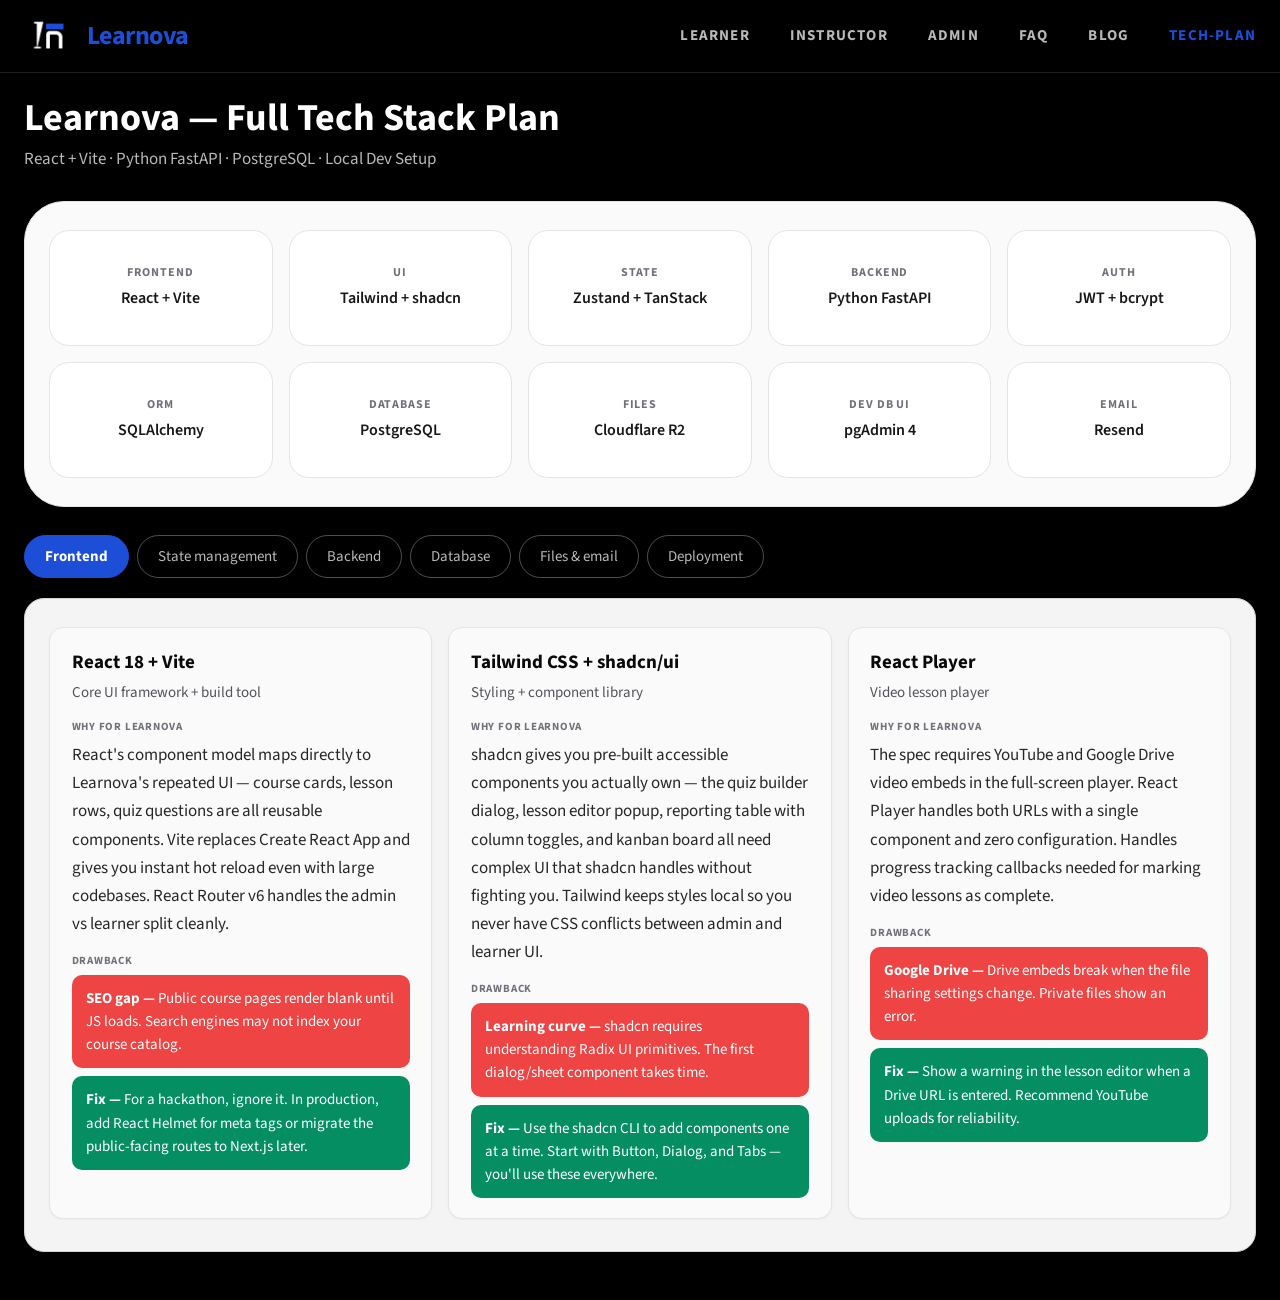
<file: Techplan/learnova_full_tech_plan.html>
<!DOCTYPE html>
<html lang="en">
<head>
<meta charset="UTF-8">
<meta name="viewport" content="width=device-width, initial-scale=1.0">
<link rel="icon" type="image/png" href="../images/logo.png" />
<title>Learnova — Full Tech Stack Plan</title>
<link rel="stylesheet" href="../css/site-responsive.css" />
<link href="https://fonts.googleapis.com/css2?family=Source+Sans+Pro:wght@300;400;600;700&display=swap" rel="stylesheet">
<style>
  :root {
    --ln-blue: #1D4ED8;
    --ln-red: #EF4444;
    --ln-green: #058E61;
    --ln-surface: #f4f4f5;
    --ln-card: #fafafa;
    --ln-muted: rgba(255, 255, 255, 0.72);
  }
  *, *::before, *::after { box-sizing: border-box; margin: 0; padding: 0; }
  body {
    font-family: 'Source Sans Pro', -apple-system, BlinkMacSystemFont, 'Segoe UI', sans-serif;
    background: #000000;
    color: #ffffff;
    min-height: 100vh;
    font-size: 1.125rem;
    line-height: 1.55;
    overflow-x: hidden;
  }

  .site-nav {
    position: sticky;
    top: 0;
    z-index: 50;
    background: #000000;
    border-bottom: 1px solid rgba(255, 255, 255, 0.12);
  }
  .site-nav-inner {
    max-width: 80rem;
    margin: 0 auto;
    display: flex;
    flex-wrap: wrap;
    align-items: center;
    justify-content: space-between;
    gap: 0.75rem 1rem;
    padding: 0.625rem 1rem;
    min-height: 4.5rem;
    min-width: 0;
  }
  @media (min-width: 1024px) {
    .site-nav-inner { padding-left: 1.5rem; padding-right: 1.5rem; }
  }
  .site-nav-brand {
    display: flex;
    align-items: center;
    gap: 0.75rem;
    text-decoration: none;
    color: #fff;
    flex-shrink: 0;
  }
  .site-nav-brand img { height: 2.75rem; width: auto; border-radius: 0.75rem; }
  .site-nav-brand span { font-size: 1.625rem; font-weight: 700; color: var(--ln-blue); letter-spacing: -0.02em; }
  .site-nav-links {
    display: flex;
    flex-wrap: wrap;
    align-items: center;
    justify-content: center;
    gap: 0.75rem 1.5rem;
    font-size: 0.6875rem;
    font-weight: 700;
    text-transform: uppercase;
    letter-spacing: 0.08em;
  }
  @media (min-width: 640px) {
    .site-nav-links { font-size: 0.8125rem; gap: 1rem 2rem; }
  }
  @media (min-width: 1024px) {
    .site-nav-links { font-size: 0.9375rem; gap: 1.25rem 2.5rem; }
  }
  .site-nav-links a {
    color: var(--ln-muted);
    text-decoration: none;
    transition: color 0.15s ease;
  }
  .site-nav-links a:hover { color: #fff; }
  .site-nav-links a.nav-current {
    color: var(--ln-blue);
  }

  .tech-plan-main {
    max-width: 80rem;
    margin: 0 auto;
    padding: 1.5rem 1rem 3rem;
    min-width: 0;
  }
  @media (min-width: 640px) {
    .tech-plan-main { padding: 1.5rem 1.5rem 3rem; }
  }

  h1 { font-size: clamp(1.75rem, 3.2vw, 2.375rem); font-weight: 700; margin-bottom: 0.35rem; color: #fff; line-height: 1.15; }
  .subtitle { font-size: 1.0625rem; color: var(--ln-muted); margin-bottom: 1.75rem; line-height: 1.55; max-width: 48rem; }

  /* Bento-style stack summary: symmetrical grid, off-white tray */
  .stack-bento {
    background: #fafafa;
    border: 1px solid #e4e4e7;
    border-radius: 2.5rem;
    padding: 1.25rem;
    margin-bottom: 1.75rem;
    box-shadow: 0 4px 24px rgba(0, 0, 0, 0.12);
  }
  @media (min-width: 640px) {
    .stack-bento { padding: 1.5rem 1.25rem; }
  }
  @media (min-width: 1024px) {
    .stack-bento { padding: 1.75rem 1.5rem; }
  }

  .stack-summary {
    display: grid;
    gap: 0.75rem;
    grid-template-columns: repeat(2, minmax(0, 1fr));
    align-items: stretch;
  }
  @media (min-width: 640px) {
    .stack-summary { gap: 1rem; }
  }
  /* 10 tiles → 5 × 2 symmetric rows on large screens */
  @media (min-width: 900px) {
    .stack-summary {
      grid-template-columns: repeat(5, minmax(0, 1fr));
      gap: 1rem 1rem;
    }
  }

  .summary-chip {
    background: #ffffff;
    border: 1px solid #e4e4e7;
    border-radius: 1.25rem;
    padding: 1rem 0.75rem;
    text-align: center;
    display: flex;
    flex-direction: column;
    align-items: center;
    justify-content: center;
    min-height: 6.75rem;
    transition: border-color 0.2s ease, box-shadow 0.2s ease;
  }
  @media (min-width: 900px) {
    .summary-chip {
      min-height: 7.25rem;
      padding: 1.125rem 0.875rem;
    }
  }
  .summary-chip:hover {
    border-color: #c4c4cc;
    box-shadow: 0 8px 20px rgba(0, 0, 0, 0.06);
  }
  .chip-layer {
    font-size: 0.6875rem;
    color: #71717a;
    font-weight: 700;
    letter-spacing: 0.08em;
    text-transform: uppercase;
    margin-bottom: 0.5rem;
    line-height: 1.2;
  }
  @media (min-width: 900px) {
    .chip-layer { font-size: 0.75rem; }
  }
  .chip-tech {
    font-size: 0.9375rem;
    font-weight: 600;
    color: #18181b;
    line-height: 1.35;
    word-break: break-word;
    hyphens: auto;
    max-width: 100%;
  }
  @media (min-width: 900px) {
    .chip-tech { font-size: 1rem; }
  }

  .tab-bar { display: flex; gap: 8px; margin-bottom: 1.25rem; flex-wrap: wrap; }
  .tab {
    font-size: 0.9375rem;
    padding: 10px 20px;
    border-radius: 9999px;
    border: 1px solid rgba(255, 255, 255, 0.3);
    background: transparent;
    color: var(--ln-muted);
    cursor: pointer;
    transition: all 0.15s;
    font-family: inherit;
  }
  .tab:hover { border-color: rgba(255, 255, 255, 0.55); color: #fff; }
  .tab.active {
    background: var(--ln-blue);
    color: #fff;
    border-color: var(--ln-blue);
    font-weight: 700;
  }

  .panel { display: none; }
  .panel.active {
    display: block;
    background: var(--ln-surface);
    border: 1px solid #d4d4d8;
    border-radius: 1.25rem;
    padding: 1.5rem 1.25rem 1.75rem;
  }
  @media (min-width: 640px) {
    .panel.active { padding: 1.75rem 1.5rem 2rem; }
  }

  .tech-grid { display: grid; grid-template-columns: repeat(auto-fit, minmax(min(100%, 300px), 1fr)); gap: 1rem; }
  .tech-card {
    background: var(--ln-card);
    border: 1px solid #e4e4e7;
    border-radius: 14px;
    padding: 1.25rem 1.35rem;
    box-shadow: 0 1px 2px rgba(0, 0, 0, 0.04);
  }
  .tech-name { font-size: 1.1875rem; font-weight: 700; color: #0a0a0a; margin-bottom: 4px; }
  .tech-role { font-size: 0.9375rem; color: #52525b; margin-bottom: 14px; }
  .section-label { font-size: 0.6875rem; font-weight: 700; text-transform: uppercase; letter-spacing: 0.07em; color: #71717a; margin: 14px 0 6px; }
  .reason { font-size: 1.0625rem; color: #27272a; line-height: 1.65; }

  .drawback-box {
    background: var(--ln-red);
    border: none;
    border-radius: 10px;
    padding: 12px 14px;
    margin-bottom: 8px;
  }
  .fix-box {
    background: var(--ln-green);
    border: none;
    border-radius: 10px;
    padding: 12px 14px;
  }
  .drawback-box p { font-size: 0.9375rem; color: #fff; line-height: 1.55; margin: 0; }
  .fix-box p { font-size: 0.9375rem; color: #fff; line-height: 1.55; margin: 0; }
  .warn-label { font-weight: 700; }
  .fix-label { font-weight: 700; }
</style>
</head>
<body>

<nav class="site-nav" aria-label="Main">
  <div class="site-nav-inner">
    <a href="../index.html" class="site-nav-brand">
      <img src="../images/logo.png" alt="" width="40" height="40" />
      <span>Learnova</span>
    </a>
    <div class="site-nav-links">
      <a href="../tour.html?role=learner">Learner</a>
      <a href="../tour.html?role=instructor">Instructor</a>
      <a href="../tour.html?role=admin">Admin</a>
      <a href="../index.html#faq">FAQ</a>
      <a href="../blog.html">Blog</a>
      <a href="learnova_full_tech_plan.html" class="nav-current">Tech-Plan</a>
    </div>
  </div>
</nav>

<main class="tech-plan-main">

<h1>Learnova — Full Tech Stack Plan</h1>
<p class="subtitle">React + Vite · Python FastAPI · PostgreSQL · Local Dev Setup</p>

<section class="stack-bento" aria-label="Technology stack overview">
<div class="stack-summary">
  <div class="summary-chip"><div class="chip-layer">Frontend</div><div class="chip-tech">React + Vite</div></div>
  <div class="summary-chip"><div class="chip-layer">UI</div><div class="chip-tech">Tailwind + shadcn</div></div>
  <div class="summary-chip"><div class="chip-layer">State</div><div class="chip-tech">Zustand + TanStack</div></div>
  <div class="summary-chip"><div class="chip-layer">Backend</div><div class="chip-tech">Python FastAPI</div></div>
  <div class="summary-chip"><div class="chip-layer">Auth</div><div class="chip-tech">JWT + bcrypt</div></div>
  <div class="summary-chip"><div class="chip-layer">ORM</div><div class="chip-tech">SQLAlchemy</div></div>
  <div class="summary-chip"><div class="chip-layer">Database</div><div class="chip-tech">PostgreSQL</div></div>
  <div class="summary-chip"><div class="chip-layer">Files</div><div class="chip-tech">Cloudflare R2</div></div>
  <div class="summary-chip"><div class="chip-layer">Dev DB UI</div><div class="chip-tech">pgAdmin 4</div></div>
  <div class="summary-chip"><div class="chip-layer">Email</div><div class="chip-tech">Resend</div></div>
</div>
</section>

<div class="tab-bar">
  <button class="tab active" onclick="showTab('frontend', this)">Frontend</button>
  <button class="tab" onclick="showTab('state', this)">State management</button>
  <button class="tab" onclick="showTab('backend', this)">Backend</button>
  <button class="tab" onclick="showTab('database', this)">Database</button>
  <button class="tab" onclick="showTab('files', this)">Files &amp; email</button>
  <button class="tab" onclick="showTab('deploy', this)">Deployment</button>
</div>

<!-- FRONTEND -->
<div id="frontend" class="panel active">
  <div class="tech-grid">
    <div class="tech-card">
      <p class="tech-name">React 18 + Vite</p>
      <p class="tech-role">Core UI framework + build tool</p>
      <div class="section-label">Why for Learnova</div>
      <p class="reason">React's component model maps directly to Learnova's repeated UI — course cards, lesson rows, quiz questions are all reusable components. Vite replaces Create React App and gives you instant hot reload even with large codebases. React Router v6 handles the admin vs learner split cleanly.</p>
      <div class="section-label">Drawback</div>
      <div class="drawback-box"><p><span class="warn-label">SEO gap —</span> Public course pages render blank until JS loads. Search engines may not index your course catalog.</p></div>
      <div class="fix-box"><p><span class="fix-label">Fix —</span> For a hackathon, ignore it. In production, add React Helmet for meta tags or migrate the public-facing routes to Next.js later.</p></div>
    </div>
    <div class="tech-card">
      <p class="tech-name">Tailwind CSS + shadcn/ui</p>
      <p class="tech-role">Styling + component library</p>
      <div class="section-label">Why for Learnova</div>
      <p class="reason">shadcn gives you pre-built accessible components you actually own — the quiz builder dialog, lesson editor popup, reporting table with column toggles, and kanban board all need complex UI that shadcn handles without fighting you. Tailwind keeps styles local so you never have CSS conflicts between admin and learner UI.</p>
      <div class="section-label">Drawback</div>
      <div class="drawback-box"><p><span class="warn-label">Learning curve —</span> shadcn requires understanding Radix UI primitives. The first dialog/sheet component takes time.</p></div>
      <div class="fix-box"><p><span class="fix-label">Fix —</span> Use the shadcn CLI to add components one at a time. Start with Button, Dialog, and Tabs — you'll use these everywhere.</p></div>
    </div>
    <div class="tech-card">
      <p class="tech-name">React Player</p>
      <p class="tech-role">Video lesson player</p>
      <div class="section-label">Why for Learnova</div>
      <p class="reason">The spec requires YouTube and Google Drive video embeds in the full-screen player. React Player handles both URLs with a single component and zero configuration. Handles progress tracking callbacks needed for marking video lessons as complete.</p>
      <div class="section-label">Drawback</div>
      <div class="drawback-box"><p><span class="warn-label">Google Drive —</span> Drive embeds break when the file sharing settings change. Private files show an error.</p></div>
      <div class="fix-box"><p><span class="fix-label">Fix —</span> Show a warning in the lesson editor when a Drive URL is entered. Recommend YouTube uploads for reliability.</p></div>
    </div>
  </div>
</div>

<!-- STATE -->
<div id="state" class="panel">
  <div class="tech-grid">
    <div class="tech-card">
      <p class="tech-name">Zustand</p>
      <p class="tech-role">Client-side UI state</p>
      <div class="section-label">Why for Learnova</div>
      <p class="reason">Manages ephemeral state that doesn't need to hit the server: current quiz answers before submission, sidebar open/closed in the full-screen player, active lesson index, points popup visibility. Far simpler than Redux — a Zustand store is just a plain JS object with setters.</p>
      <div class="section-label">Drawback</div>
      <div class="drawback-box"><p><span class="warn-label">No persistence —</span> If the learner refreshes mid-quiz, their in-progress answers are lost.</p></div>
      <div class="fix-box"><p><span class="fix-label">Fix —</span> Use Zustand's persist middleware to save quiz state to localStorage as a backup. On quiz start, check localStorage before initializing fresh state.</p></div>
    </div>
    <div class="tech-card">
      <p class="tech-name">TanStack Query</p>
      <p class="tech-role">Server state + API cache</p>
      <div class="section-label">Why for Learnova</div>
      <p class="reason">Every API call in Learnova — course list, learner progress, reporting data — needs caching, loading states, and error handling. TanStack Query gives all three automatically. Marking a lesson complete triggers an optimistic update so the UI feels instant, then syncs with the server in the background.</p>
      <div class="section-label">Drawback</div>
      <div class="drawback-box"><p><span class="warn-label">Stale reporting —</span> The instructor reporting dashboard may show cached data that's minutes old when multiple learners are active.</p></div>
      <div class="fix-box"><p><span class="fix-label">Fix —</span> Set staleTime: 0 and refetchInterval: 30000 on the reporting query so it auto-refreshes every 30 seconds.</p></div>
    </div>
  </div>
</div>

<!-- BACKEND -->
<div id="backend" class="panel">
  <div class="tech-grid">
    <div class="tech-card">
      <p class="tech-name">Python FastAPI</p>
      <p class="tech-role">REST API server</p>
      <div class="section-label">Why for Learnova</div>
      <p class="reason">FastAPI is async-native, meaning it handles multiple simultaneous learners saving progress without blocking. Auto-generates API docs at /docs — invaluable when building both frontend and backend simultaneously. Pydantic models validate quiz payloads, course forms, and enrollment data automatically.</p>
      <div class="section-label">Drawback</div>
      <div class="drawback-box"><p><span class="warn-label">Async pitfall —</span> Mixing sync SQLAlchemy calls inside async FastAPI routes causes deadlocks and slow responses.</p></div>
      <div class="fix-box"><p><span class="fix-label">Fix —</span> Use SQLAlchemy's async session (AsyncSession) throughout, or use run_in_executor to safely call sync DB code from async routes.</p></div>
    </div>
    <div class="tech-card">
      <p class="tech-name">SQLAlchemy + Alembic</p>
      <p class="tech-role">ORM + database migrations</p>
      <div class="section-label">Why for Learnova</div>
      <p class="reason">SQLAlchemy maps your Python classes directly to database tables — Course, Lesson, Quiz, Progress, Enrollment. Alembic handles schema migrations so when you add a new column (like badge_level to users), it updates the DB without destroying existing data.</p>
      <div class="section-label">Drawback</div>
      <div class="drawback-box"><p><span class="warn-label">Migration conflicts —</span> If two developers add migrations simultaneously, Alembic's history chain breaks and you get errors on deploy.</p></div>
      <div class="fix-box"><p><span class="fix-label">Fix —</span> One person owns migrations during the hackathon. Always run alembic upgrade head before starting work each session.</p></div>
    </div>
    <div class="tech-card">
      <p class="tech-name">JWT + bcrypt</p>
      <p class="tech-role">Authentication + passwords</p>
      <div class="section-label">Why for Learnova</div>
      <p class="reason">Three roles (Admin, Instructor, Learner) need different access levels. JWT tokens carry the role claim so every API route can check permissions without hitting the database. bcrypt hashes passwords securely on registration. python-jose handles JWT encoding/decoding.</p>
      <div class="section-label">Drawback</div>
      <div class="drawback-box"><p><span class="warn-label">No token revocation —</span> If an instructor is removed, their JWT stays valid until it expires. No instant logout across devices.</p></div>
      <div class="fix-box"><p><span class="fix-label">Fix —</span> Keep token expiry short (1 hour). For a hackathon this is acceptable. In production, add a Redis-based token blocklist.</p></div>
    </div>
  </div>
</div>

<!-- DATABASE -->
<div id="database" class="panel">
  <div class="tech-grid">
    <div class="tech-card">
      <p class="tech-name">PostgreSQL</p>
      <p class="tech-role">Primary database</p>
      <div class="section-label">Why for Learnova</div>
      <p class="reason">Handles concurrent quiz submissions from multiple learners. ACID transactions ensure that when a quiz completes, the score, total points, and badge level all update atomically — never partially. The reporting dashboard runs complex JOINs across users, courses, and progress that PostgreSQL optimizes well. You already have it via pgAdmin 4.</p>
      <div class="section-label">Drawback</div>
      <div class="drawback-box"><p><span class="warn-label">Local-only risk —</span> Your pgAdmin 4 runs locally. If you demo on a different machine, there's no database.</p></div>
      <div class="fix-box"><p><span class="fix-label">Fix —</span> Push to Neon (free cloud PostgreSQL) before any demo. Keep local DB for development, Neon for the live presentation. One env variable swap.</p></div>
    </div>
    <div class="tech-card">
      <p class="tech-name">pgAdmin 4</p>
      <p class="tech-role">Database GUI (dev only)</p>
      <div class="section-label">Why for Learnova</div>
      <p class="reason">Lets you visually inspect tables during development — check that quiz attempt records are saving correctly, verify progress percentages are calculating right, write ad-hoc SQL to test reporting queries before building the API. Huge time saver when debugging data issues.</p>
      <div class="section-label">Drawback</div>
      <div class="drawback-box"><p><span class="warn-label">Dev tool only —</span> pgAdmin is not part of the deployed app. It only helps you locally.</p></div>
      <div class="fix-box"><p><span class="fix-label">Fix —</span> That's by design — it's your development companion, not production infrastructure. Use it freely.</p></div>
    </div>
  </div>
</div>

<!-- FILES & EMAIL -->
<div id="files" class="panel">
  <div class="tech-grid">
    <div class="tech-card">
      <p class="tech-name">Cloudflare R2</p>
      <p class="tech-role">File storage for uploads</p>
      <div class="section-label">Why for Learnova</div>
      <p class="reason">Course cover images, lesson PDFs, document attachments, and additional resources all need object storage. R2 has zero egress fees (unlike S3) which matters when learners frequently download PDFs. S3-compatible API means you can use boto3 in Python with minimal config change. Free tier: 10GB storage.</p>
      <div class="section-label">Drawback</div>
      <div class="drawback-box"><p><span class="warn-label">Setup overhead —</span> Requires a Cloudflare account, bucket config, and API tokens. More setup than saving files to disk.</p></div>
      <div class="fix-box"><p><span class="fix-label">Fix —</span> For the first day of hacking, save uploads to a local /uploads folder. Swap to R2 before the demo with one boto3 client change.</p></div>
    </div>
    <div class="tech-card">
      <p class="tech-name">Resend</p>
      <p class="tech-role">Transactional email</p>
      <div class="section-label">Why for Learnova</div>
      <p class="reason">The spec requires "Add Attendees" (invite by email) and "Contact Attendees" wizards. Resend's Python SDK sends emails in 3 lines of code. Free tier handles 3,000 emails/month — more than enough for a hackathon demo. Much simpler than configuring SMTP servers.</p>
      <div class="section-label">Drawback</div>
      <div class="drawback-box"><p><span class="warn-label">Domain verification —</span> Without a verified domain, emails land in spam or are limited to test addresses only.</p></div>
      <div class="fix-box"><p><span class="fix-label">Fix —</span> Use Resend's sandbox mode for demos — it logs emails without actually sending them. Verify a domain only if real delivery is needed.</p></div>
    </div>
  </div>
</div>

<!-- DEPLOYMENT -->
<div id="deploy" class="panel">
  <div class="tech-grid">
    <div class="tech-card">
      <p class="tech-name">Vercel</p>
      <p class="tech-role">Frontend hosting</p>
      <div class="section-label">Why for Learnova</div>
      <p class="reason">Connects to your GitHub repo and auto-deploys on every push. React + Vite apps deploy in under 2 minutes. Free tier, global CDN, custom domains. For the hackathon demo, push once and share the URL.</p>
      <div class="section-label">Drawback</div>
      <div class="drawback-box"><p><span class="warn-label">Frontend only —</span> Vercel cannot host your FastAPI backend. They are separate deployments.</p></div>
      <div class="fix-box"><p><span class="fix-label">Fix —</span> Deploy FastAPI to Railway or Render (both free tier). Set VITE_API_URL in Vercel's environment variables to point to your Railway backend URL.</p></div>
    </div>
    <div class="tech-card">
      <p class="tech-name">Railway</p>
      <p class="tech-role">Backend + DB hosting</p>
      <div class="section-label">Why for Learnova</div>
      <p class="reason">Deploys Python apps from a Procfile or Dockerfile with zero configuration. Free $5/month credit is enough for a hackathon. Can also host a PostgreSQL instance, giving you a cloud DB with one click — or point it at Neon for dedicated managed Postgres.</p>
      <div class="section-label">Drawback</div>
      <div class="drawback-box"><p><span class="warn-label">Cold starts —</span> Free tier apps sleep after inactivity. First request after sleep takes 10–20 seconds.</p></div>
      <div class="fix-box"><p><span class="fix-label">Fix —</span> Use UptimeRobot (free) to ping your Railway URL every 5 minutes — keeps it warm. Or upgrade to paid ($5) the day of the demo.</p></div>
    </div>
    <div class="tech-card">
      <p class="tech-name">Neon</p>
      <p class="tech-role">Cloud PostgreSQL</p>
      <div class="section-label">Why for Learnova</div>
      <p class="reason">Serverless PostgreSQL with a generous free tier (0.5GB storage). You develop locally with pgAdmin 4, then swap one DATABASE_URL environment variable to point to Neon for the live demo. Your schema and data migrate instantly with alembic upgrade head.</p>
      <div class="section-label">Drawback</div>
      <div class="drawback-box"><p><span class="warn-label">Also sleeps —</span> Neon's free tier pauses the database after 5 minutes of inactivity, adding latency on first query.</p></div>
      <div class="fix-box"><p><span class="fix-label">Fix —</span> Same UptimeRobot trick works. Or keep one API endpoint as a health check that Railway pings, which in turn wakes the Neon DB.</p></div>
    </div>
  </div>
</div>

</main>

<script>
  function showTab(id, btn) {
    document.querySelectorAll('.panel').forEach(p => p.classList.remove('active'));
    document.querySelectorAll('.tab').forEach(t => t.classList.remove('active'));
    document.getElementById(id).classList.add('active');
    btn.classList.add('active');
  }
</script>
</body>
</html>
</file>
<file: css/site-responsive.css>
/* Learnova – shared responsive baseline */
html {
  -webkit-text-size-adjust: 100%;
}

/* Safe default for inline media in prose areas */
.prose-img-safe img {
  max-width: 100%;
  height: auto;
}

/* Wide tables / pre blocks: scroll instead of forcing page width */
.overflow-table-wrap {
  overflow-x: auto;
  -webkit-overflow-scrolling: touch;
}
</file>
